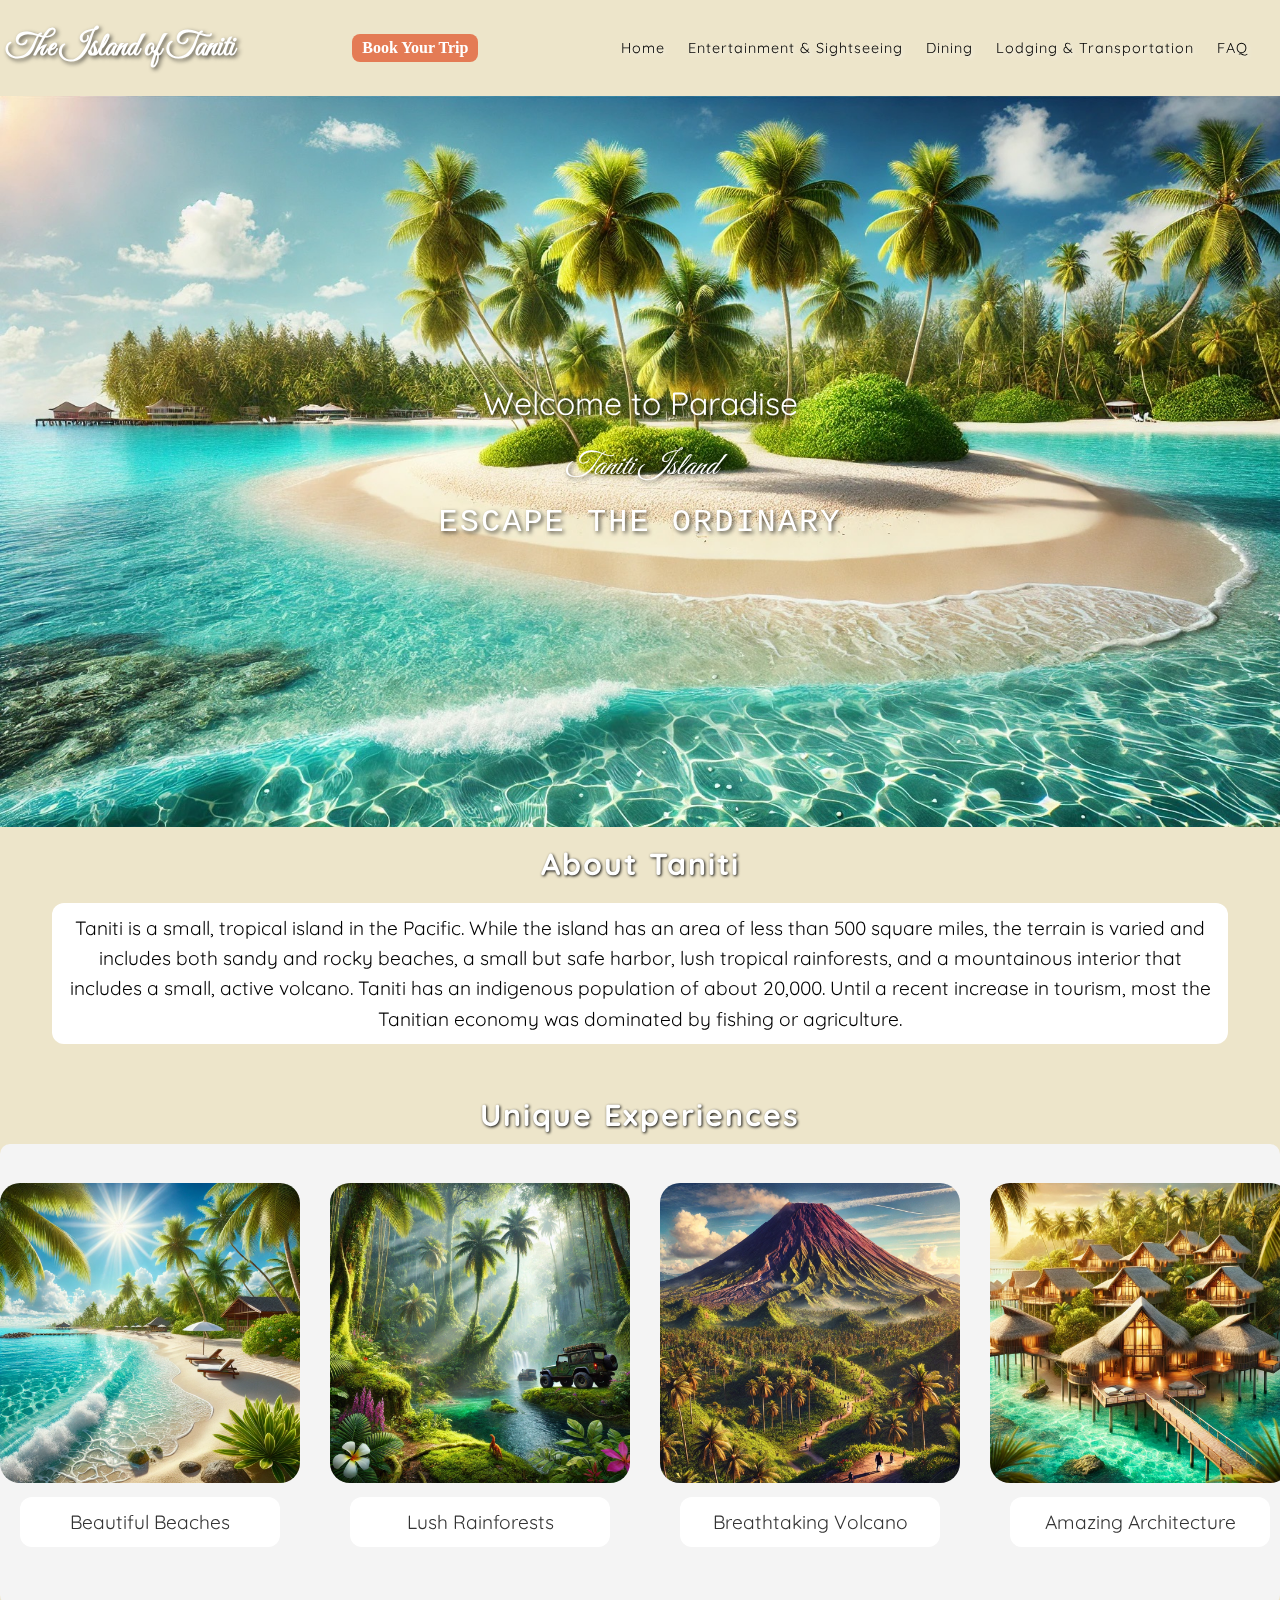
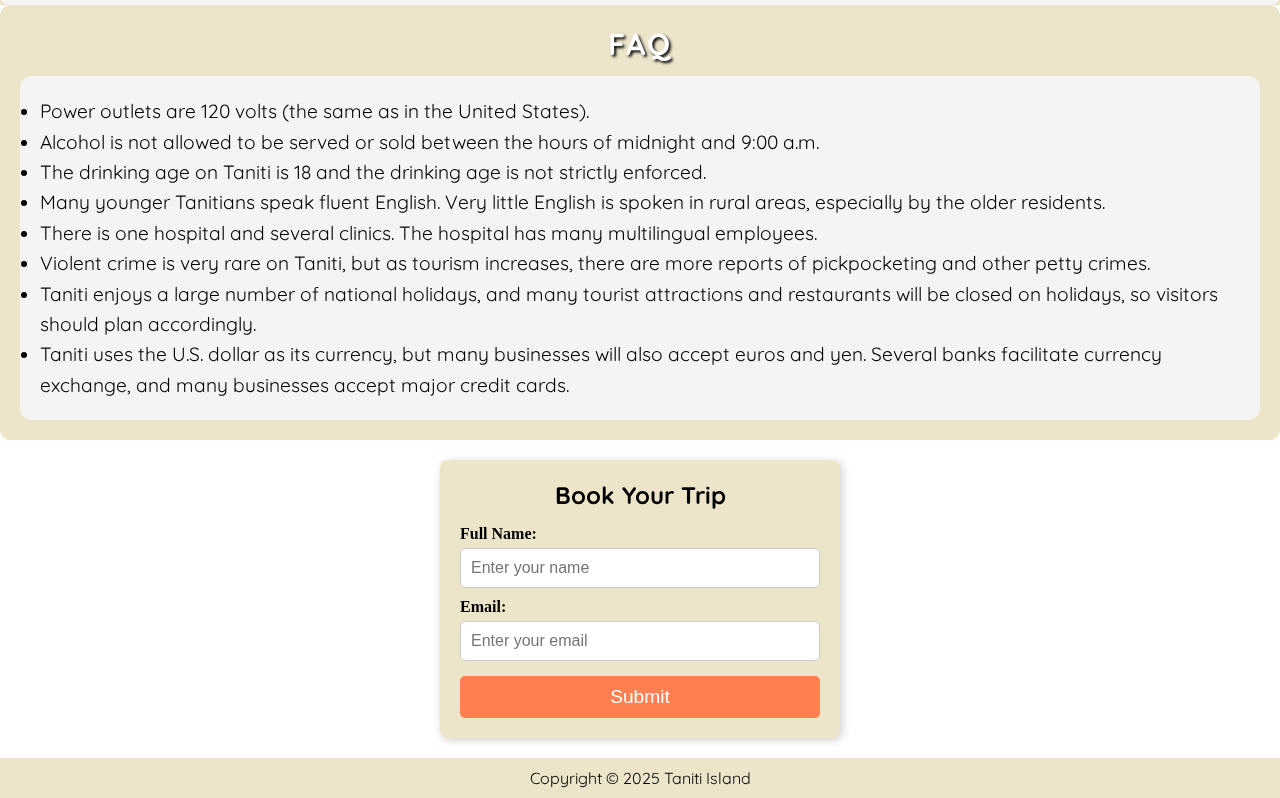
<file: index.html>
<!DOCTYPE html>
<html lang="eng">
    <head>
        <meta charset="UTF-8">
        <meta name="viewport" content="width=device-width, initial-scale=1.0">
        <title>Taniti Island</title>
        <link href="taniti_styles.css" rel="stylesheet">
        <link href="https://fonts.googleapis.com/css2?family=Pacifico&family=Great+Vibes&family=Quicksand:wght@400;700&display=swap" rel="stylesheet">
        <link href="https://fonts.googleapis.com/css2?family=Great+Vibes|Pacifico|Dancing+Script|Bree+Serif|Quicksand|Caveat|Shrikhand&display=swap" rel="stylesheet">
    </head>
    <body>
        <header>
            <div class="header-container">
                <h1><a href="index.html" class="block-link">The Island of Taniti</a></h1>
                <div class="header-right">
                <a href="index.html#book" class="book-button">Book Your Trip</a>                
                <button class="menu-button" onclick="toggleMenu()">☰</a></button>
                </div>
                <nav class="nav-menu">
                    <ul>
                      <li><a href="index.html">Home</a></li>
                      <li><a href="entertainment.html">Entertainment & Sightseeing</a></li>
                      <li><a href="dining.html">Dining</a></li>
                      <li><a href="lodging.html">Lodging & Transportation</a></li>
                      <li><a href="#faq">FAQ</a></li>
                    </ul>
                  </nav>
            </div>
            <div class="overlay"></div>
        </header>
        <div class="image-container">
            <img src="Taniti_main_photo.jpeg" alt="Image of island">
            <div class="image-text">
                <p class="line-1">Welcome to Paradise</p>
                <p class="line-2">Taniti Island</p>
                <p class="line-3">Escape the Ordinary</p>
              </div>
          </div>

          <section class="about_taniti">
            <h2>About Taniti</h2>
            <p>Taniti is a small, tropical island in the Pacific. 
                While the island has an area of less than 500 square 
                miles, the terrain is varied and includes both sandy 
                and rocky beaches, a small but safe harbor, lush 
                tropical rainforests, and a mountainous interior that
                includes a small, active volcano. Taniti has an 
                indigenous population of about 20,000. Until a recent 
                increase in tourism, most the Tanitian economy was 
                dominated by fishing or agriculture.</p>
          </section>
          <section class="things">
            <h2>Unique Experiences</h2>
            <div class="scroll-container">
                <div class="scroll-content">
                  <div class="scroll-item">
                    <img src="beach.jpeg" alt="Beach">
                    <p>Beautiful Beaches</p>
                  </div>
                  <div class="scroll-item">
                    <img src="Rainforest.jpeg" alt="Rainforest">
                    <p>Lush Rainforests</p>
                  </div>
                  <div class="scroll-item">
                    <img src="volcano.jpeg" alt="Volcano">
                    <p>Breathtaking Volcano</p>
                  </div>
                  <div class="scroll-item">
                    <img src="Architecture.jpeg" alt="Architecture">
                    <p>Amazing Architecture</p>
                  </div>
                  <div class="scroll-item">
                    <img src="Museum.jpeg" alt="Museum">
                    <p>Must See Museum</p>
                  </div>
                </div>
              </div>
             </section>
             <section class="faq" id="faq">
                <h2>FAQ</h2>
                <ul>
                    <li>Power outlets are 120 volts (the same as in the United States).</li>
                    <li>Alcohol is not allowed to be served or sold between the hours of midnight and 9:00 a.m.</li> 
                    <li>The drinking age on Taniti is 18 and the drinking age is not strictly enforced.</li>
                    <li>Many younger Tanitians speak fluent English. Very little English is spoken in rural areas, especially by the older residents.</li>
                    <li>There is one hospital and several clinics. The hospital has many multilingual employees.</li>
                    <li>Violent crime is very rare on Taniti, but as tourism increases, there are more reports of pickpocketing and other petty crimes. </li>
                    <li>Taniti enjoys a large number of national holidays, and many tourist attractions and restaurants will be closed on holidays, so visitors should plan accordingly.</li>
                    <li>Taniti uses the U.S. dollar as its currency, but many businesses will also accept euros and yen. Several banks facilitate currency exchange, and many businesses accept major credit cards.</li>
                </ul>
            </section>
            <form class="booking-form" action="submit.php" method="POST">
                <h3 id="book">Book Your Trip</h3>
                
                <label for="name">Full Name:</label>
                <input type="text" id="name" name="name" placeholder="Enter your name" required>
            
                <label for="email">Email:</label>
                <input type="email" id="email" name="email" placeholder="Enter your email" required>
            
                <button type="submit">Submit</button>
            </form>
           <script src="script.js"></script>
    </body>
    <footer class="footer">
        <p>Copyright © 2025 Taniti Island</p>
    </footer>
</html>
</file>
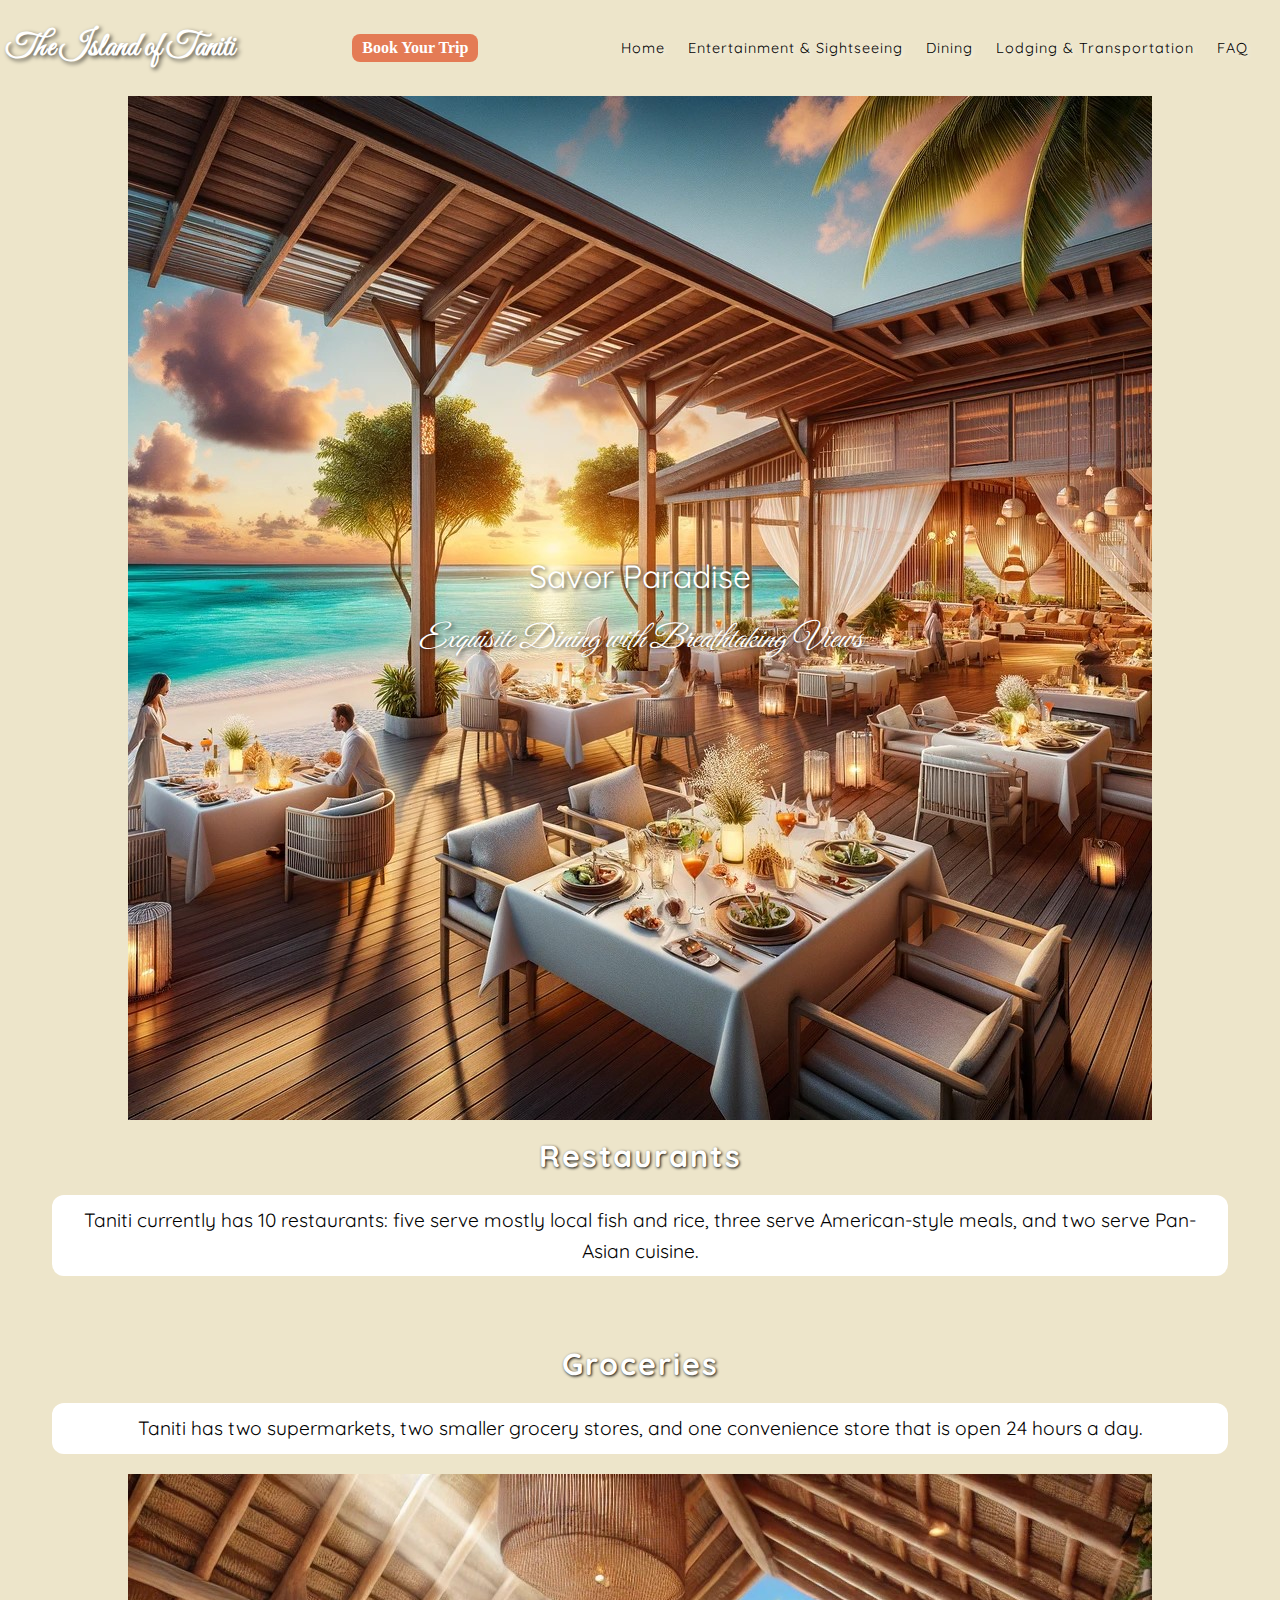
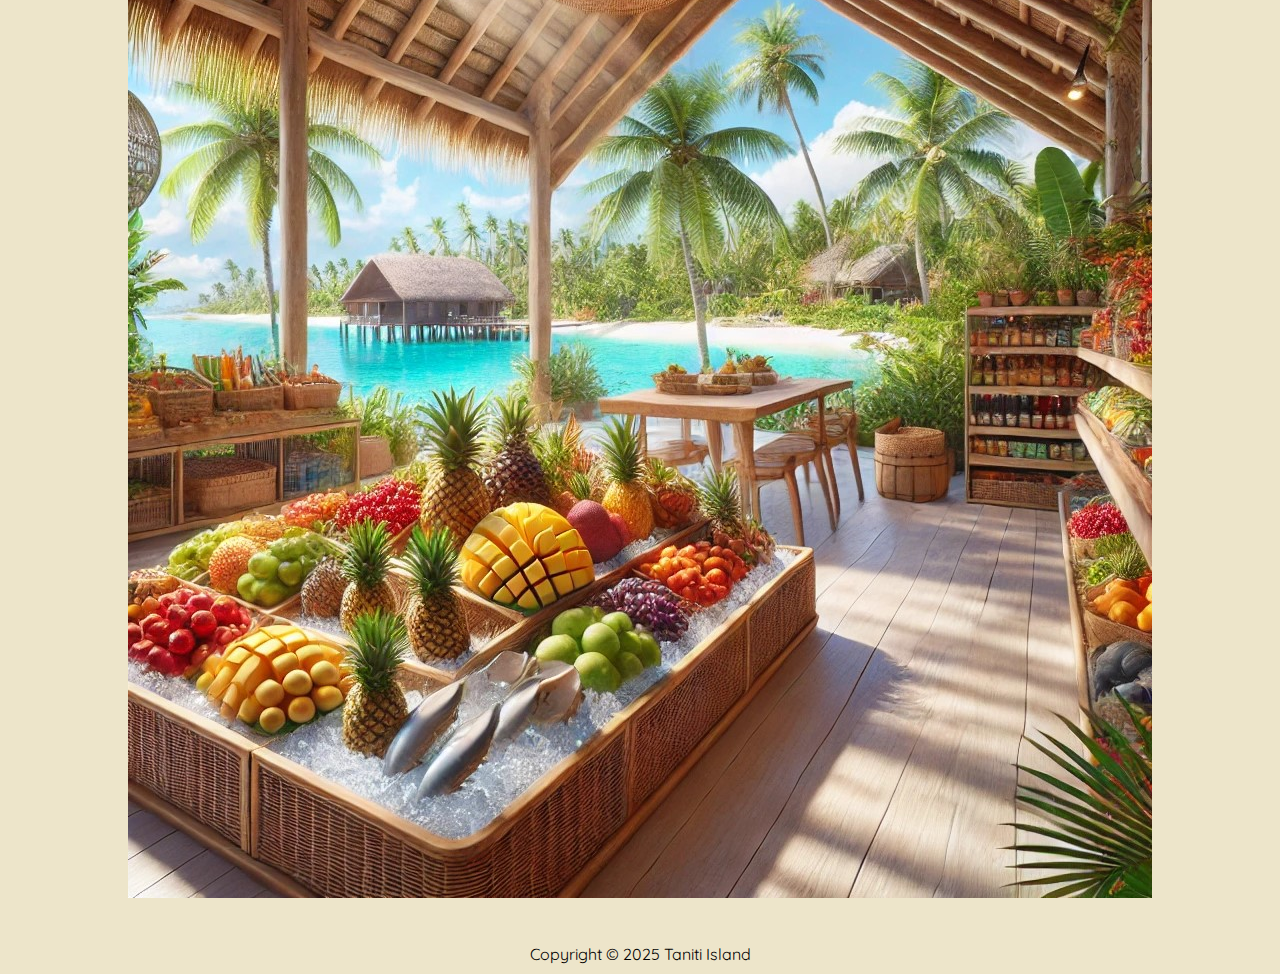
<file: dining.html>
<!DOCTYPE html>
<html lang="eng">
    <head>
        <meta charset="UTF-8">
        <meta name="viewport" content="width=device-width, initial-scale=1.0">
        <title>Taniti Island Dining</title>
        <link href="taniti_styles.css" rel="stylesheet">
        <link href="https://fonts.googleapis.com/css2?family=Pacifico&family=Great+Vibes&family=Quicksand:wght@400;700&display=swap" rel="stylesheet">
        <link href="https://fonts.googleapis.com/css2?family=Great+Vibes|Pacifico|Dancing+Script|Bree+Serif|Quicksand|Caveat|Shrikhand&display=swap" rel="stylesheet">
    </head>
    <body>
        <header>
            <div class="header-container">
                <h1><a href="index.html" class="block-link">The Island of Taniti</a></h1>
                <div class="header-right">
                <a href="index.html#book" class="book-button">Book Your Trip</a> 
                <button class="menu-button" onclick="toggleMenu()">☰</button>
                </div>
                <nav class="nav-menu">
                    <ul>
                      <li><a href="index.html">Home</a></li>
                      <li><a href="entertainment.html">Entertainment & Sightseeing</a></li>
                      <li><a href="dining.html">Dining</a></li>
                      <li><a href="lodging.html">Lodging & Transportation</a></li>
                      <li><a href="index.html#faq">FAQ</a></li>
                    </ul>
                  </nav>
            </div>
            <div class="overlay"></div>
        </header>
        <div class="image-container">
            <img src="Dining.jpeg" alt="Image of island">
            <div class="image-text">
                <p class="line-1">Savor Paradise</p>
                <p class="line-2">Exquisite Dining with Breathtaking Views</p>
              </div>
          </div>

          <section class="about_taniti">
            <h2>Restaurants</h2>
            <p>Taniti currently has 10 restaurants: 
                five serve mostly local fish and rice, 
                three serve American-style meals, and 
                two serve Pan-Asian cuisine.</p>
          </section>
          <section class="about_taniti">
            <h2>Groceries</h2>
            <p>Taniti has two supermarkets, two smaller grocery 
                stores, and one convenience store that is open 
                24 hours a day.</p>
            <img src="Grocery.jpeg" alt="Grocery Store">
          </section>
           <script src="script.js"></script>
    </body>
<footer class="footer">
    <p>Copyright © 2025 Taniti Island</p>
</footer>
</html>
</file>
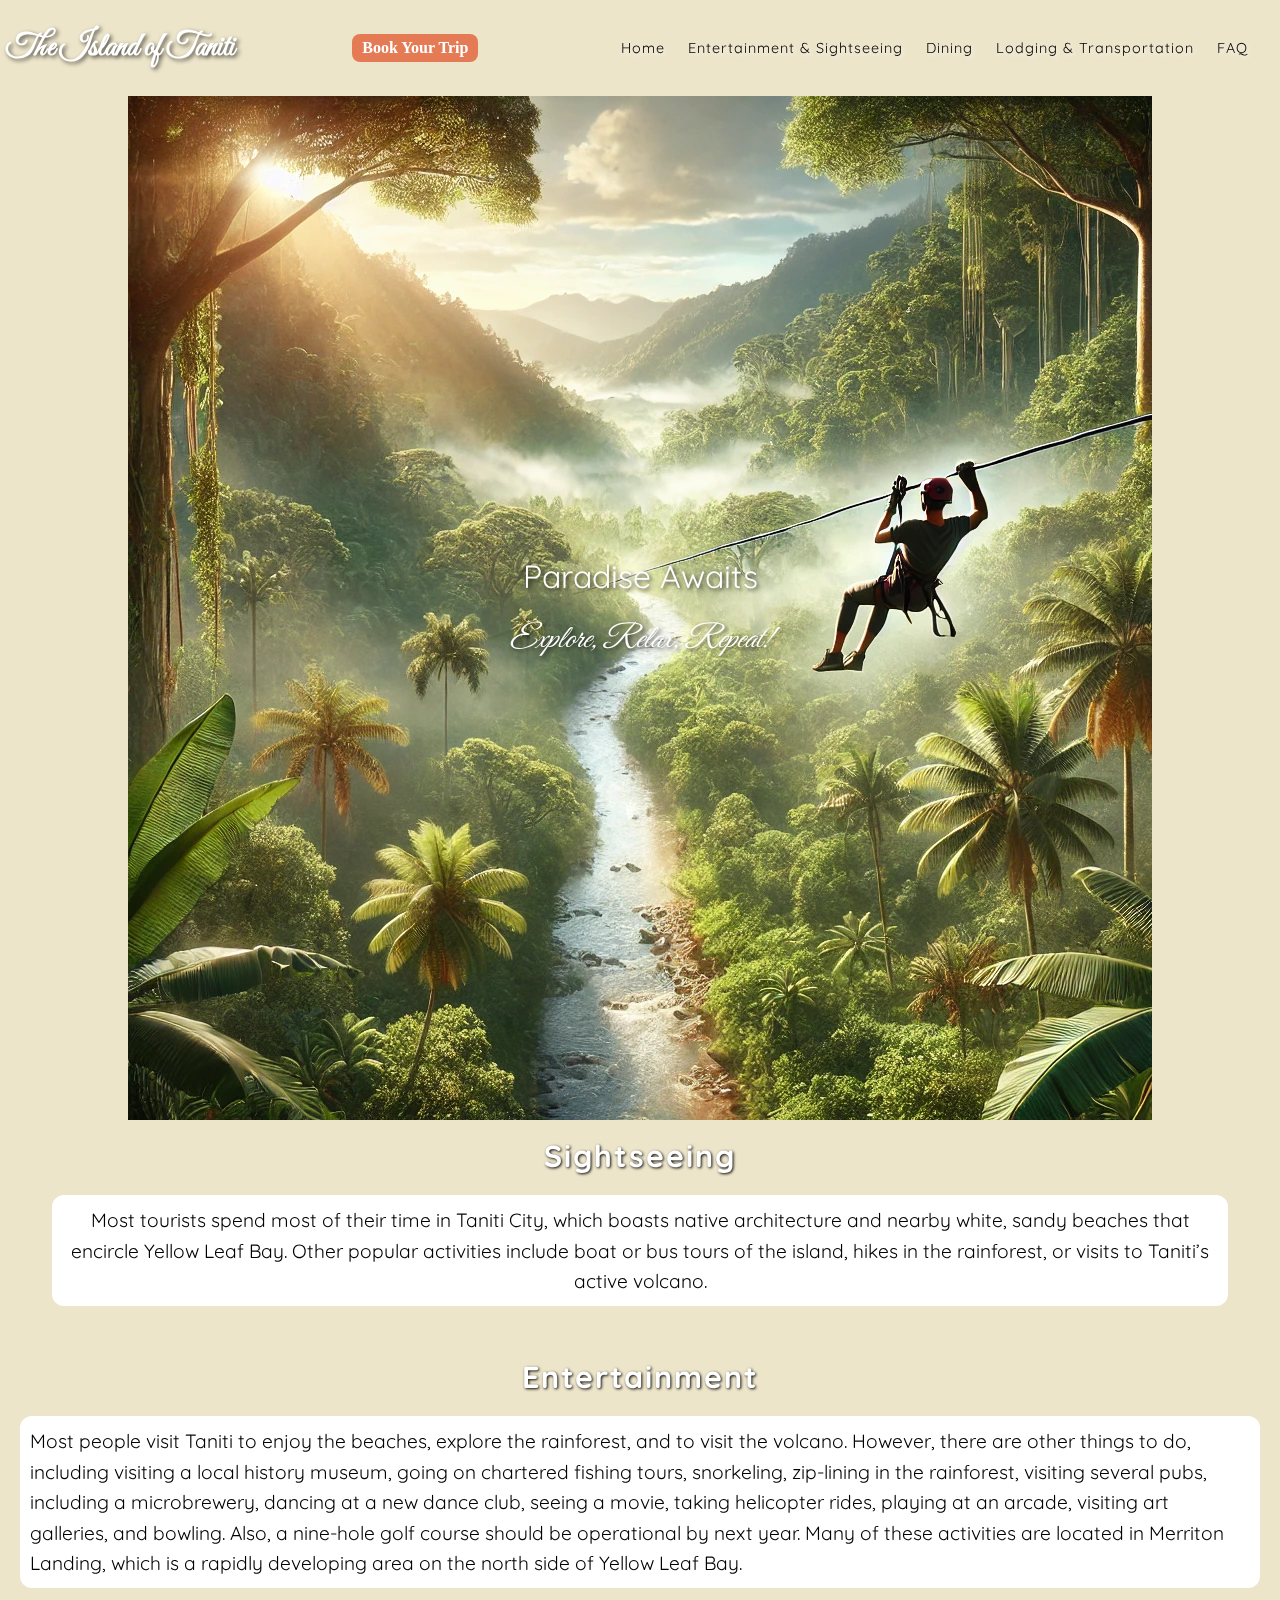
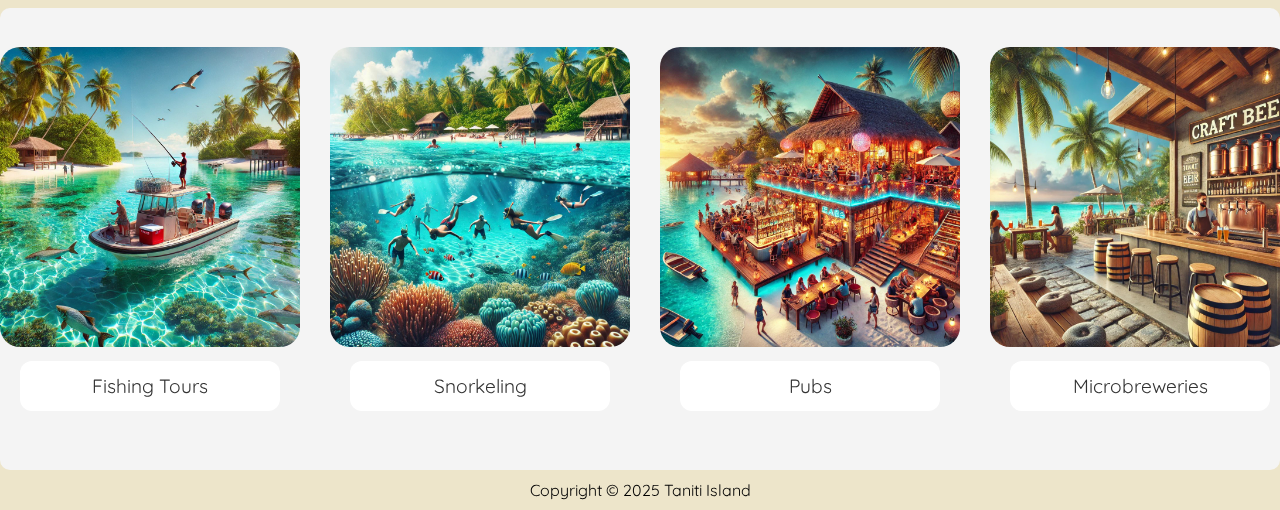
<file: entertainment.html>
<!DOCTYPE html>
<html lang="eng">
    <head>
        <meta charset="UTF-8">
        <meta name="viewport" content="width=device-width, initial-scale=1.0">
        <title>Taniti Island Entertainment</title>
        <link href="taniti_styles.css" rel="stylesheet">
        <link href="https://fonts.googleapis.com/css2?family=Pacifico&family=Great+Vibes&family=Quicksand:wght@400;700&display=swap" rel="stylesheet">
        <link href="https://fonts.googleapis.com/css2?family=Great+Vibes|Pacifico|Dancing+Script|Bree+Serif|Quicksand|Caveat|Shrikhand&display=swap" rel="stylesheet">
    </head>
    <body>
        <header>
            <div class="header-container">
                <h1><a href="index.html" class="block-link">The Island of Taniti</a></h1>
                <div class="header-right">
                <a href="index.html#book" class="book-button">Book Your Trip</a> 
                <button class="menu-button" onclick="toggleMenu()">☰</button>
                </div>
                <nav class="nav-menu">
                    <ul>
                      <li><a href="index.html">Home</a></li>
                      <li><a href="entertainment.html">Entertainment & Sightseeing</a></li>
                      <li><a href="dining.html">Dining</a></li>
                      <li><a href="lodging.html">Lodging & Transportation</a></li>
                      <li><a href="index.html#faq">FAQ</a></li>
                    </ul>
                  </nav>
            </div>
            <div class="overlay"></div>
        </header>
        <div class="image-container">
            <img src="Zipline.jpeg.webp" alt="Image of island">
            <div class="image-text">
                <p class="line-1">Paradise Awaits</p>
                <p class="line-2">Explore, Relax, Repeat!</p>
              </div>
          </div>
          <section class="about_taniti">
            <h2>Sightseeing</h2>
            <p>Most tourists spend most of their time in Taniti 
                City, which boasts native architecture and nearby 
                white, sandy beaches that encircle Yellow Leaf Bay. 
                Other popular activities include boat or bus tours 
                of the island, hikes in the rainforest, or visits to 
                Taniti’s active volcano.</p>
          </section>
          <section class="things">
            <h2>Entertainment</h2>
            <p>Most people visit Taniti to enjoy the beaches, 
                explore the rainforest, and to visit the volcano. 
                However, there are other things to do, including 
                visiting a local history museum, going on chartered 
                fishing tours, snorkeling, zip-lining in the 
                rainforest, visiting several pubs, including a 
                microbrewery, dancing at a new dance club, seeing a 
                movie, taking helicopter rides, playing at an arcade, 
                visiting art galleries, and bowling. Also, a nine-hole 
                golf course should be operational by next year. Many of 
                these activities are located in Merriton Landing, which 
                is a rapidly developing area on the north side of 
                Yellow Leaf Bay.</p>
            <div class="scroll-container">
                <div class="scroll-content">
                  <div class="scroll-item">
                    <img src="fish.jpeg" alt="Fish">
                    <p>Fishing Tours</p>
                  </div>
                  <div class="scroll-item">
                    <img src="snorkeling.jpeg" alt="snorkeling">
                    <p>Snorkeling</p>
                  </div>
                  <div class="scroll-item">
                    <img src="pub.jpeg" alt="pub">
                    <p>Pubs</p>
                  </div>
                  <div class="scroll-item">
                    <img src="micro.jpeg" alt="microbrewery">
                    <p>Microbreweries</p>
                  </div>
                  <div class="scroll-item">
                    <img src="dance.jpeg" alt="dance club">
                    <p>Dance Club</p>
                  </div>
                  <div class="scroll-item">
                    <img src="movie.jpeg" alt="Movies">
                    <p>Movie Theatre</p>
                  </div>
                  <div class="scroll-item">
                    <img src="heli.jpeg" alt="helicopter">
                    <p>Helicopter Rides</p>
                  </div>
                  <div class="scroll-item">
                    <img src="arcade.jpeg" alt="arcade">
                    <p>Arcade</p>
                  </div>
                  <div class="scroll-item">
                    <img src="art_gallery.jpeg" alt="art gallery">
                    <p>Art Galleries</p>
                  </div>
                  <div class="scroll-item">
                    <img src="bowling.jpeg" alt="bowling">
                    <p>Bowling</p>
                  </div>
                  <div class="scroll-item">
                    <img src="golf.jpeg" alt="golf">
                    <p>Nine-Hole Golf (Coming Next Year)</p>
                  </div>
                </div>
              </div>
             </section>
             <script src="script.js"></script>
            </body>
            <footer class="footer">
                <p>Copyright © 2025 Taniti Island</p>
            </footer>
</html>
</file>
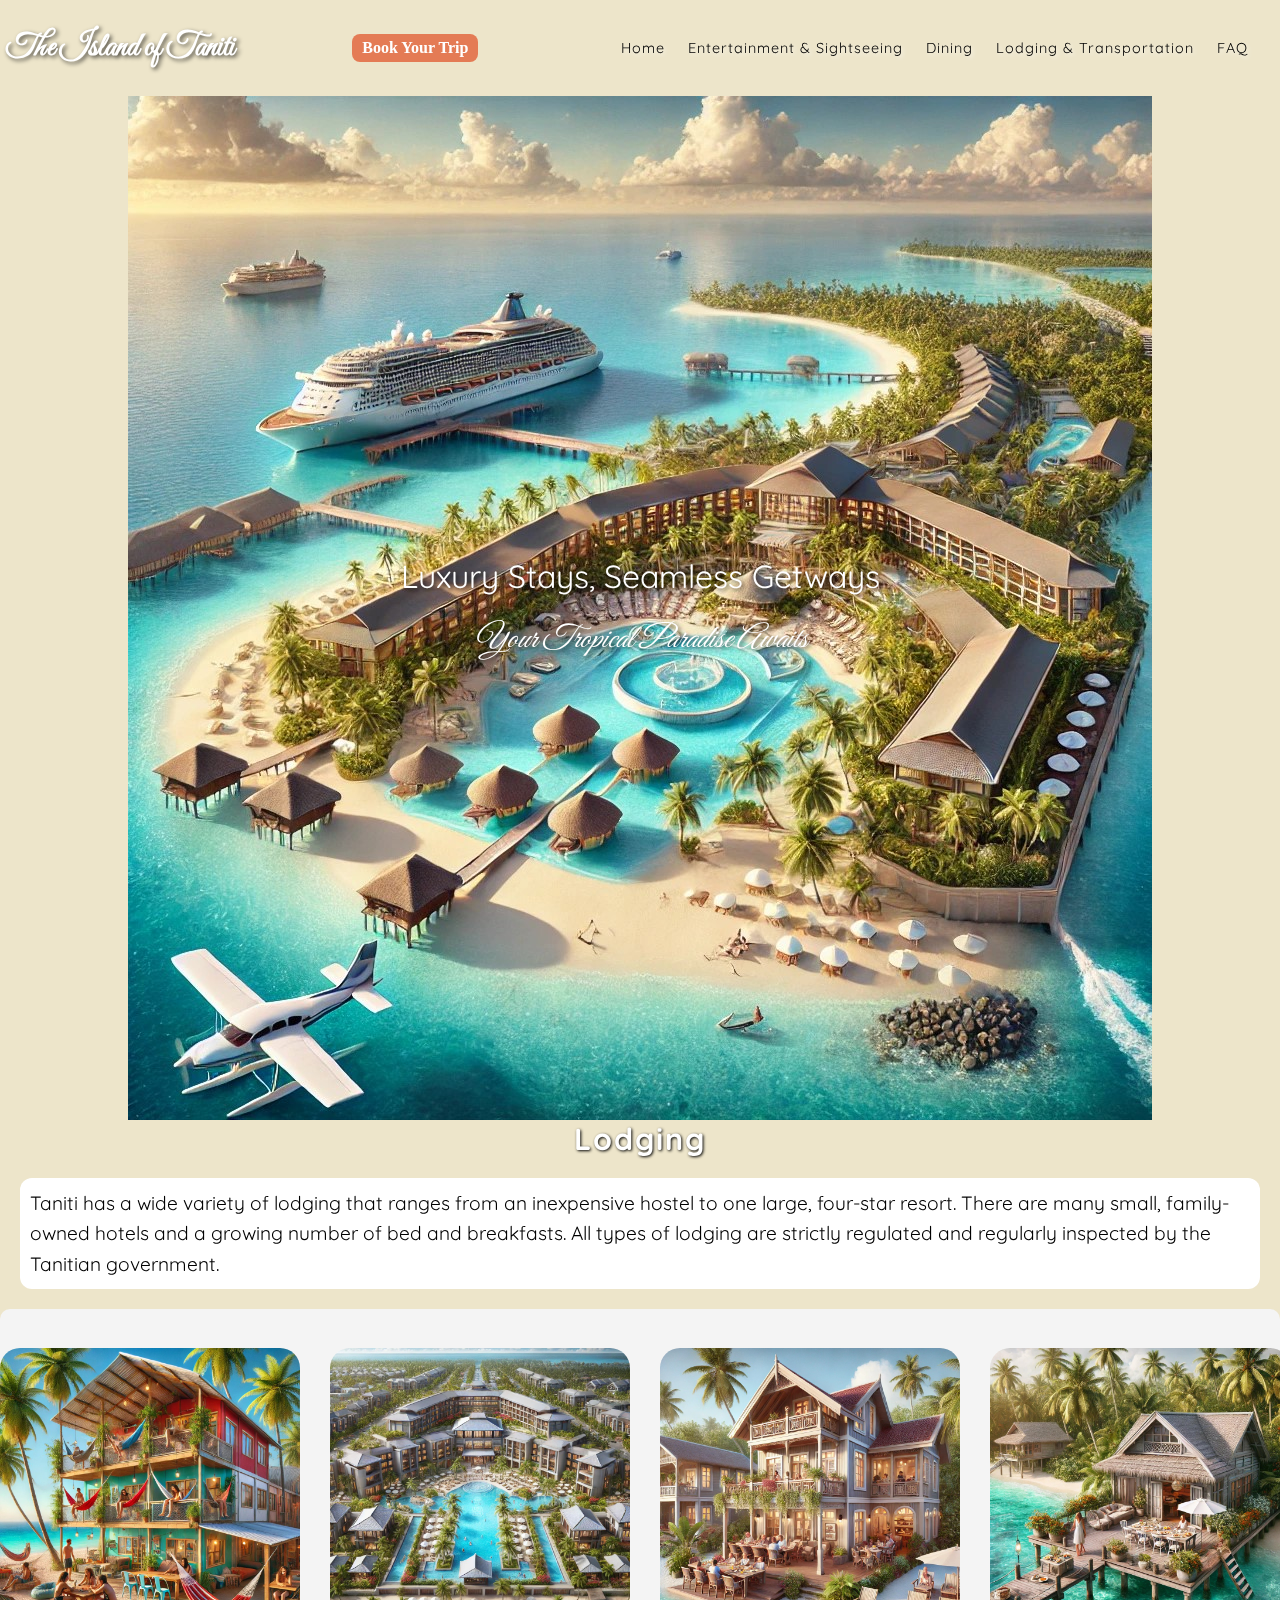
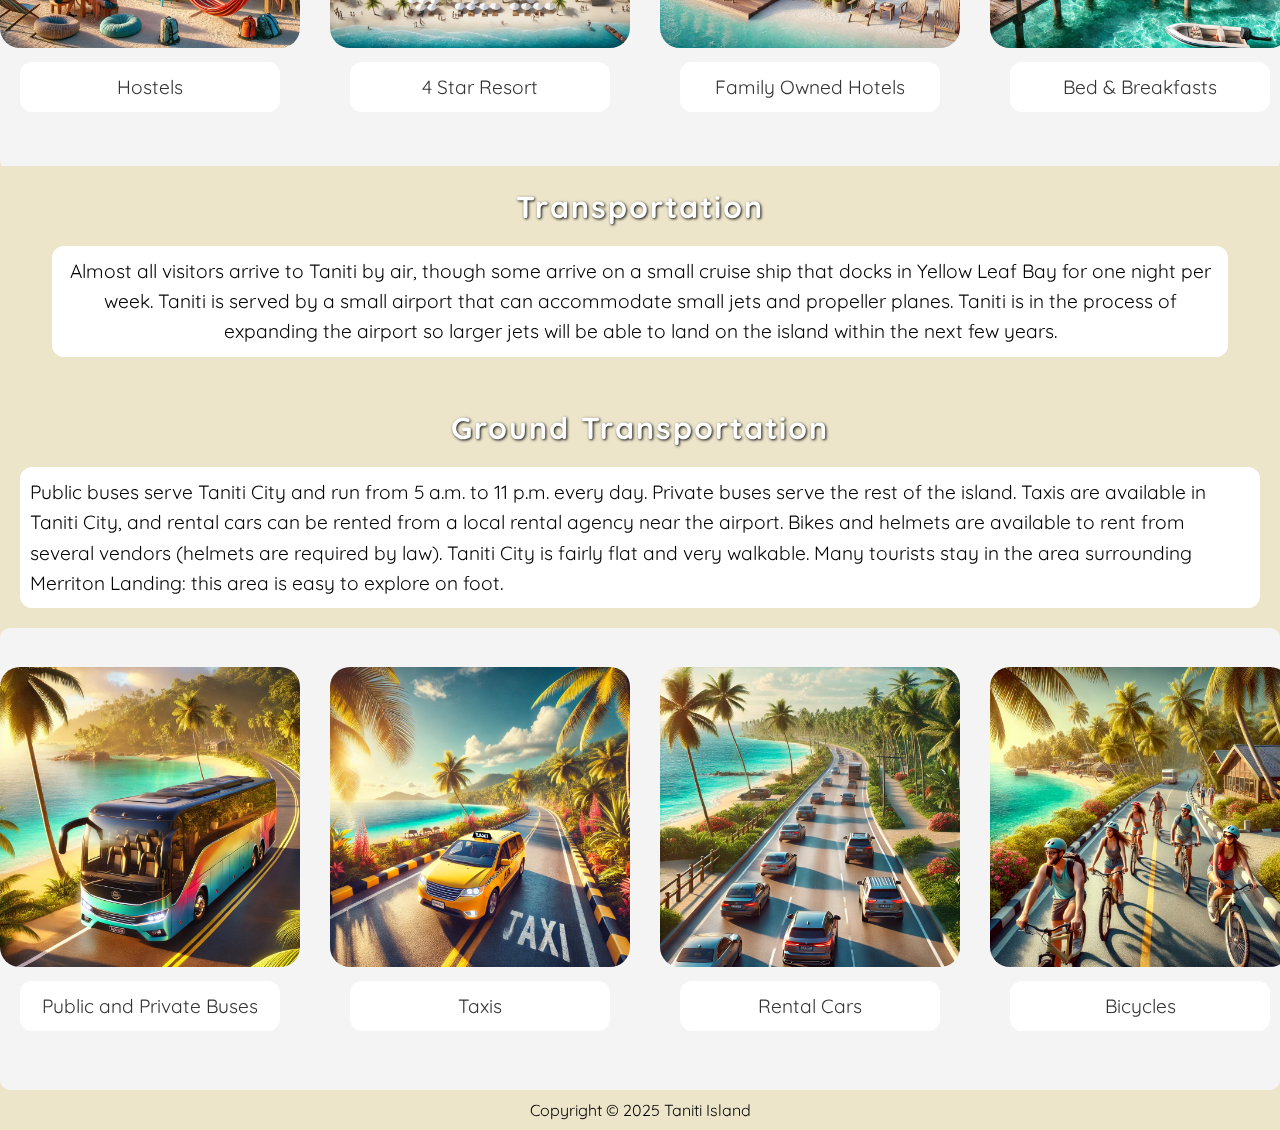
<file: lodging.html>
<!DOCTYPE html>
<html lang="eng">
    <head>
        <meta charset="UTF-8">
        <meta name="viewport" content="width=device-width, initial-scale=1.0">
        <title>Taniti Island Lodging</title>
        <link href="taniti_styles.css" rel="stylesheet">
        <link href="https://fonts.googleapis.com/css2?family=Pacifico&family=Great+Vibes&family=Quicksand:wght@400;700&display=swap" rel="stylesheet">
        <link href="https://fonts.googleapis.com/css2?family=Great+Vibes|Pacifico|Dancing+Script|Bree+Serif|Quicksand|Caveat|Shrikhand&display=swap" rel="stylesheet">
    </head>
    <body>
        <header>
            <div class="header-container">
                <h1><a href="index.html" class="block-link">The Island of Taniti</a></h1>
                <div class="header-right">
                <a href="index.html#book" class="book-button">Book Your Trip</a> 
                <button class="menu-button" onclick="toggleMenu()">☰</button>
                </div>
                <nav class="nav-menu">
                    <ul>
                      <li><a href="index.html">Home</a></li>
                      <li><a href="entertainment.html">Entertainment & Sightseeing</a></li>
                      <li><a href="dining.html">Dining</a></li>
                      <li><a href="lodging.html">Lodging & Transportation</a></li>
                      <li><a href="index.html#faq">FAQ</a></li>
                    </ul>
                  </nav>
            </div>
            <div class="overlay"></div>
        </header>
        <div class="image-container">
            <img src="resort.jpeg" alt="resort">
            <div class="image-text">
                <p class="line-1">Luxury Stays, Seamless Getways</p>
                <p class="line-2">Your Tropical Paradise Awaits</p>
              </div>
            </div>
          <section class="things">
            <h2>Lodging</h2>
            <p>Taniti has a wide variety of lodging that ranges 
              from an inexpensive hostel to one large, four-star 
              resort. There are many small, family-owned hotels 
              and a growing number of bed and breakfasts. All 
              types of lodging are strictly regulated and regularly 
              inspected by the Tanitian government.</p>
            <div class="scroll-container">
                <div class="scroll-content">
                  <div class="scroll-item">
                    <img src="hostel.jpeg" alt="Hostel">
                    <p>Hostels</p>
                  </div>
                  <div class="scroll-item">
                    <img src="4star.jpeg" alt="4star resort">
                    <p>4 Star Resort</p>
                  </div>
                  <div class="scroll-item">
                    <img src="family.jpeg" alt="hotel">
                    <p>Family Owned Hotels</p>
                  </div>
                  <div class="scroll-item">
                    <img src="bed.jpeg" alt="bed and breakfast">
                    <p>Bed & Breakfasts</p>
                  </div>
                </div>
              </div>
             </section>
             <section class="about_taniti">
              <h2>Transportation</h2>
              <p>Almost all visitors arrive to Taniti by air, though some arrive on a 
                small cruise ship that docks in Yellow Leaf Bay for one night per week. 
                Taniti is served by a small airport that can accommodate small jets and 
                propeller planes. Taniti is in the process of expanding the airport so 
                larger jets will be able to land on the island within the next few years. </p>
            </section>
             <section class="things">
              <h2>Ground Transportation</h2>
              <p>Public buses serve Taniti City and run from 5 a.m. to 11 p.m. every day. 
                Private buses serve the rest of the island. Taxis are available in Taniti City, 
                and rental cars can be rented from a local rental agency near the airport. 
                Bikes and helmets are available to rent from several vendors (helmets are 
                required by law). Taniti City is fairly flat and very walkable. Many tourists 
                stay in the area surrounding Merriton Landing: this area is easy to explore on 
                foot.</p>
              <div class="scroll-container">
                  <div class="scroll-content">
                    <div class="scroll-item">
                      <img src="bus.jpeg" alt="bus">
                      <p>Public and Private Buses</p>
                    </div>
                    <div class="scroll-item">
                      <img src="taxi.jpeg" alt="taxi">
                      <p>Taxis</p>
                    </div>
                    <div class="scroll-item">
                      <img src="cars.jpeg" alt="cars">
                      <p>Rental Cars</p>
                    </div>
                    <div class="scroll-item">
                      <img src="bikes.jpeg" alt="bikes">
                      <p>Bicycles</p>
                    </div>
                    <div class="scroll-item">
                      <img src="walking.jpeg" alt="walking">
                      <p>Walking</p>
                    </div>
                  </div>
                </div>
               </section>
           <script src="script.js"></script>
    </body>
  <footer class="footer">
      <p>Copyright © 2025 Taniti Island</p>
  </footer>
</html>
</file>
<file: taniti_styles.css>
@import url('https://fonts.googleapis.com/css2?family=Great+Vibes&family=Quicksand&display=swap');

.image-container {
    position: relative;
    display:flex;
    height: auto; /* Adjust height automatically */
    justify-content: center;
    background-color:#EDE5CA;
}

.image-container img {
    max-width: 100%; /* Keeps it smaller */
    height: auto; /* Prevents stretching */
}

  /* Text container (to stack text) */
  .image-text {
    position: absolute;
    top: 50%;
    left: 50%;
    transform: translate(-50%, -50%);
    width: 90%; /* Keeps text within the image boundaries */
    max-width: 600px; /* Prevents it from getting too wide */
    text-align: center;
    color: white;
    padding: 1rem; /* Adds a bit of spacing around the text */
    box-sizing: border-box;
}

  /* Different styles for stacked text */
  .line-1 {
    font-family: 'Quicksand', cursive;
    margin-bottom: 1.5rem;
    
  }

  .line-2 {
    font-family: 'Great Vibes', 'bree serif', 'cursive';
    font-style: italic;
    margin: 0;
    font-stretch: condensed;
  }

  .line-3 {
    font-family: 'Courier New', monospace;
    letter-spacing: 2px;
    text-transform: uppercase;
    margin-top: 1.1rem; /* Add spacing for the bottom line */
    
  }

  /* Optional: Add a text shadow for better readability */
  .image-text p {
    font-size: 1.2rem; /* Scales with screen size */
    text-shadow: 2px 2px 4px rgba(0, 0, 0, 0.7); /* Improves readability */
}
  /* Basic Reset */
  * {
    margin: 0;
    padding: 0;
    box-sizing: border-box;
  }

  /* Header Styles */
  .header-container {
    display: flex;
    justify-content: space-between;
    align-items: center;
    flex-direction: row;
    padding: .5vw;
    background-color: #EDE5CA;
    color: white;
  }

  .header-container h1 {
    font-family: 'Great Vibes', 'bree serif', 'cursive';
    font-size: 2rem;
    text-shadow: 2px 2px 4px rgba(0, 0, 0, 0.7);
  }

  .header-right {
    display: flex;
    align-items: center;
    gap: 1rem; /* Space between button and menu */
  }

  .book-button {
    display: inline-block;
    background-color: #e47b55; /* Coral button */
    color: white;
    padding: 5px 10px;
    border-radius: 8px;
    text-decoration: none; /* Removes underline */
    font-size: 1rem;
    font-weight: bold;
    text-align: center;
    cursor: pointer;
    transition: background 0.3s ease-in-out;
}

.book-button:hover {
    background-color: #FF5733; /* Darker shade on hover */
}



  /* Hamburger Menu */
  .menu-toggle {
    display: none;
  }

  .menu-button {
    font-size: 2.2rem;
    background: none;
    border: none;
    color: black;
    cursor: pointer;
    margin-right: 1vw;

  }
  
  /* Navigation Menu */
  .nav-menu {
    position: fixed;
    top: 0;
    left: -300px; /* Initially hidden off-screen */
    width: 300px;
    height: 100%;
    background-color: #EDE5CA; /* Soft background color */
    color: white;
    padding: 2rem 1rem;
    box-shadow: 2px 0 5px rgba(0, 0, 0, 0.5);
    overflow-y: auto;
    transition: left 0.5s ease-in-out; /* Smooth slide-in effect */
    z-index: 10;
  }
  
  /* Nav Menu Links (Mobile) */
  .nav-menu ul {
    list-style: none;
  }
  
  .nav-menu ul li {
    margin: 2rem 0;
  }
  
  .nav-menu ul li a {
    font-family: 'Quicksand', sans-serif;
    color: rgb(0, 0, 0);
    text-decoration: none;
    font-size: 1.3rem;
    text-shadow: 2px 2px 4px rgba(255, 255, 255, 0.7);
    line-height: 2rem;
  }

  .nav-menu ul li a:hover {
    text-decoration: underline;
  }
  
  /* Show menu when active */
  .nav-menu.active {
    left: 0; /* Slide the menu into view */
  }
  
  /* Overlay Background */
  .overlay {
    position: fixed;
    top: 0;
    left: 0;
    width: 100%;
    height: 100%;
    background: rgba(0, 0, 0, 0.5); /* Dark semi-transparent background */
    opacity: 0;
    visibility: hidden;
    transition: opacity 0.5s ease-in-out; /* Smooth fade effect */
    z-index: 9;
  }
  
  /* Show overlay when active */
  .overlay.active {
    opacity: 1;
    visibility: visible;
  }

  .about_taniti {
    background-color: #EDE5CA; /* Light background */
    text-align: center;
    margin-top: -.3rem;
    padding: 2rem;

    
  }

  .about_taniti h2 {
    font-size: 1.9rem;
    color: #ffffff;
    margin-bottom: 10px;
    font-family: 'Quicksand', sans-serif;
    margin-top: -10px;
    text-shadow: 1px 1px 3px black;
    letter-spacing: 2px;
  }

  .about_taniti p {
    font-size: 1.2rem;
    color: #000000;
    line-height: 1.9rem;
    width:auto;
    font-family: Quicksand, sans-serif;
    background-color: #ffffff;
    border-radius: 12px;
    box-sizing: border-box;
    padding: 10px;
    margin: 20px;
}

    .things {
    background-color: #EDE5CA; /* Light background */
    }

    .things h2 {
        display: flex;
        justify-content: center;
        margin-bottom: 10px;
        font-size: 1.9rem;
        font-family: "quicksand", serif;
        color: #ffffff;
        text-shadow: 1px 1px 3px black;
        letter-spacing: 2px;
        

    }

    .things p {
        font-size: 1.2rem;
        color: #000000;
        line-height: 1.9rem;
        width:auto;
        font-family: Quicksand, sans-serif;
        background-color: #ffffff;
        border-radius: 12px;
        box-sizing: border-box;
        padding: 10px;  
        margin: 20px;
    }

    .faq {
        display: flex;
        flex-direction: column;  /* Stacks elements vertically */
        align-items: center;  /* Centers content */
        width: auto;  /* Adjust width as needed */
        margin: auto;  /* Centers the box */
        background-color: #EDE5CA;  /* Light background */
        padding: 20px;
        border-radius: 10px;
        
    }
    
    .faq h2 {
        color: #ffffff;
        text-align: center;
        margin-bottom: 0.8rem;
        font-family: Quicksand, sans-serif;
        font-size: 1.9rem;
        text-shadow: 2px 2px 3px black;
        letter-spacing: 2px;
    }
    
    .faq ul {
        background-color: #f4f4f4;
        border-radius: 12px;
        list-style: disc;
        padding: 20px; /* Removes default padding */
        text-align: left;  /* Aligns text inside the list to the left */
        width: 100%;  /* Makes sure it fills the container */
    }
    
    .faq ul li {
        font-size: 1.2rem;
        line-height: 1.9rem;
        font-family: Quicksand, sans-serif;
    }

    .footer {
        text-align: center;  /* Centers text */
        padding: 10px;  /* Adds spacing */
        background-color: #EDE5CA;  /* Matches site theme */
        font-size: 1rem;
        font-family: Quicksand, sans-serif;
        color: black;  /* Keeps it at the bottom */
        bottom: 0;
        width: 100%;
    }

    .block-link {
        display: block;
        text-decoration: none;
        color: inherit; /* Keeps text color normal */
    }

    .booking-form {
        width: 100%;
        max-width: 400px;
        margin: 20px auto;
        padding: 20px;
        background: #EDE5CA;
        border-radius: 8px;
        box-shadow: 2px 2px 10px rgba(0, 0, 0, 0.2);
        text-align: center;
    }
    
    .booking-form h3 {
        font-family: 'Quicksand', sans-serif;
        font-size: 1.5rem;
        margin-bottom: 15px;
    }
    
    .booking-form label {
        display: block;
        text-align: left;
        font-weight: bold;
        margin-top: 10px;
    }
    
    .booking-form input {
        width: 100%;
        padding: 10px;
        margin-top: 5px;
        border: 1px solid #ccc;
        border-radius: 5px;
        font-size: 1rem;
    }
    
    .booking-form button {
        width: 100%;
        padding: 10px;
        margin-top: 15px;
        background: #FF7F50;
        color: white;
        border: none;
        border-radius: 5px;
        font-size: 1.2rem;
        cursor: pointer;
    }
    
    .booking-form button:hover {
        background: #FF5733;
    }

  @media (min-width: 768px) {
    .nav-menu {
      position: static;
      width: auto;
      height: auto;
      background: transparent;
      box-shadow: none;
      padding: 1vw;
      left: 0;
      display: flex; /* Display horizontally */
      justify-content: flex-end;
    }

  
    .nav-menu ul {
      display: flex; /* Make the menu items horizontal */
      gap: .2vw;
      margin: .2vw;
    }
  
    .nav-menu ul li {
      margin: .8vw;
    }
  
    .nav-menu ul li a {
      font-size: .9rem;
      color: black; /* Dark text for desktop */
      letter-spacing: 1px;
    }

    .nav-menu ul li a:hover {
        text-decoration: underline;
      
    }

    .book-button:hover {
        color: black;
    }
    
  
    .menu-button {
      display: none; /* Hide the hamburger menu on desktop */
    }
  
    .overlay {
      display: none; /* Remove the overlay on desktop */
    }

    .image-text p {
        font-size: 2rem; /* Increase font size on small screens */
    }
}

    /* Scroll Container */
.scroll-container {
    width: 100%;
    overflow-x: auto; /* Enables horizontal scrolling */
    white-space: nowrap; /* Prevents wrapping */
    scroll-snap-type: x mandatory; /* Smooth scrolling */
    -webkit-overflow-scrolling: touch; /* Smooth scroll for mobile */
    padding: 3vw 0;
    background-color: #f4f4f4;
    border-radius: 10px;
  }
  
  /* Scroll Content (Flexbox for Layout) */
  .scroll-content {
    display: flex;
    gap: 30px; /* Spacing between items */
  }
  
  /* Scroll Items */
  .scroll-item {
    flex: 0 0 auto; /* Prevent shrinking */
    width: 300px; /* Adjust size */
    text-align: center;
    scroll-snap-align: start; /* Aligns items in scroll */
  }
  
  /* Images */
  .scroll-item img {
    width: 100%;
    height: auto;
    object-fit: cover;
    border-radius: 20px;
  }
  
  /* Text Below Image */
  .scroll-item p {
    font-family: 'Quicksand', sans-serif;
    font-size: 1.2rem;
    color: #333;
    margin-top: 10px;
  }


  .scroll-container::-webkit-scrollbar {
    display: none; /* Hides scrollbar on Chrome/Safari */
  }
  
  @media (max-width: 768px) {
    .scroll-item {
      width: 50vh; /* Adjusts size for smaller screens */
    }
  }
</file>
